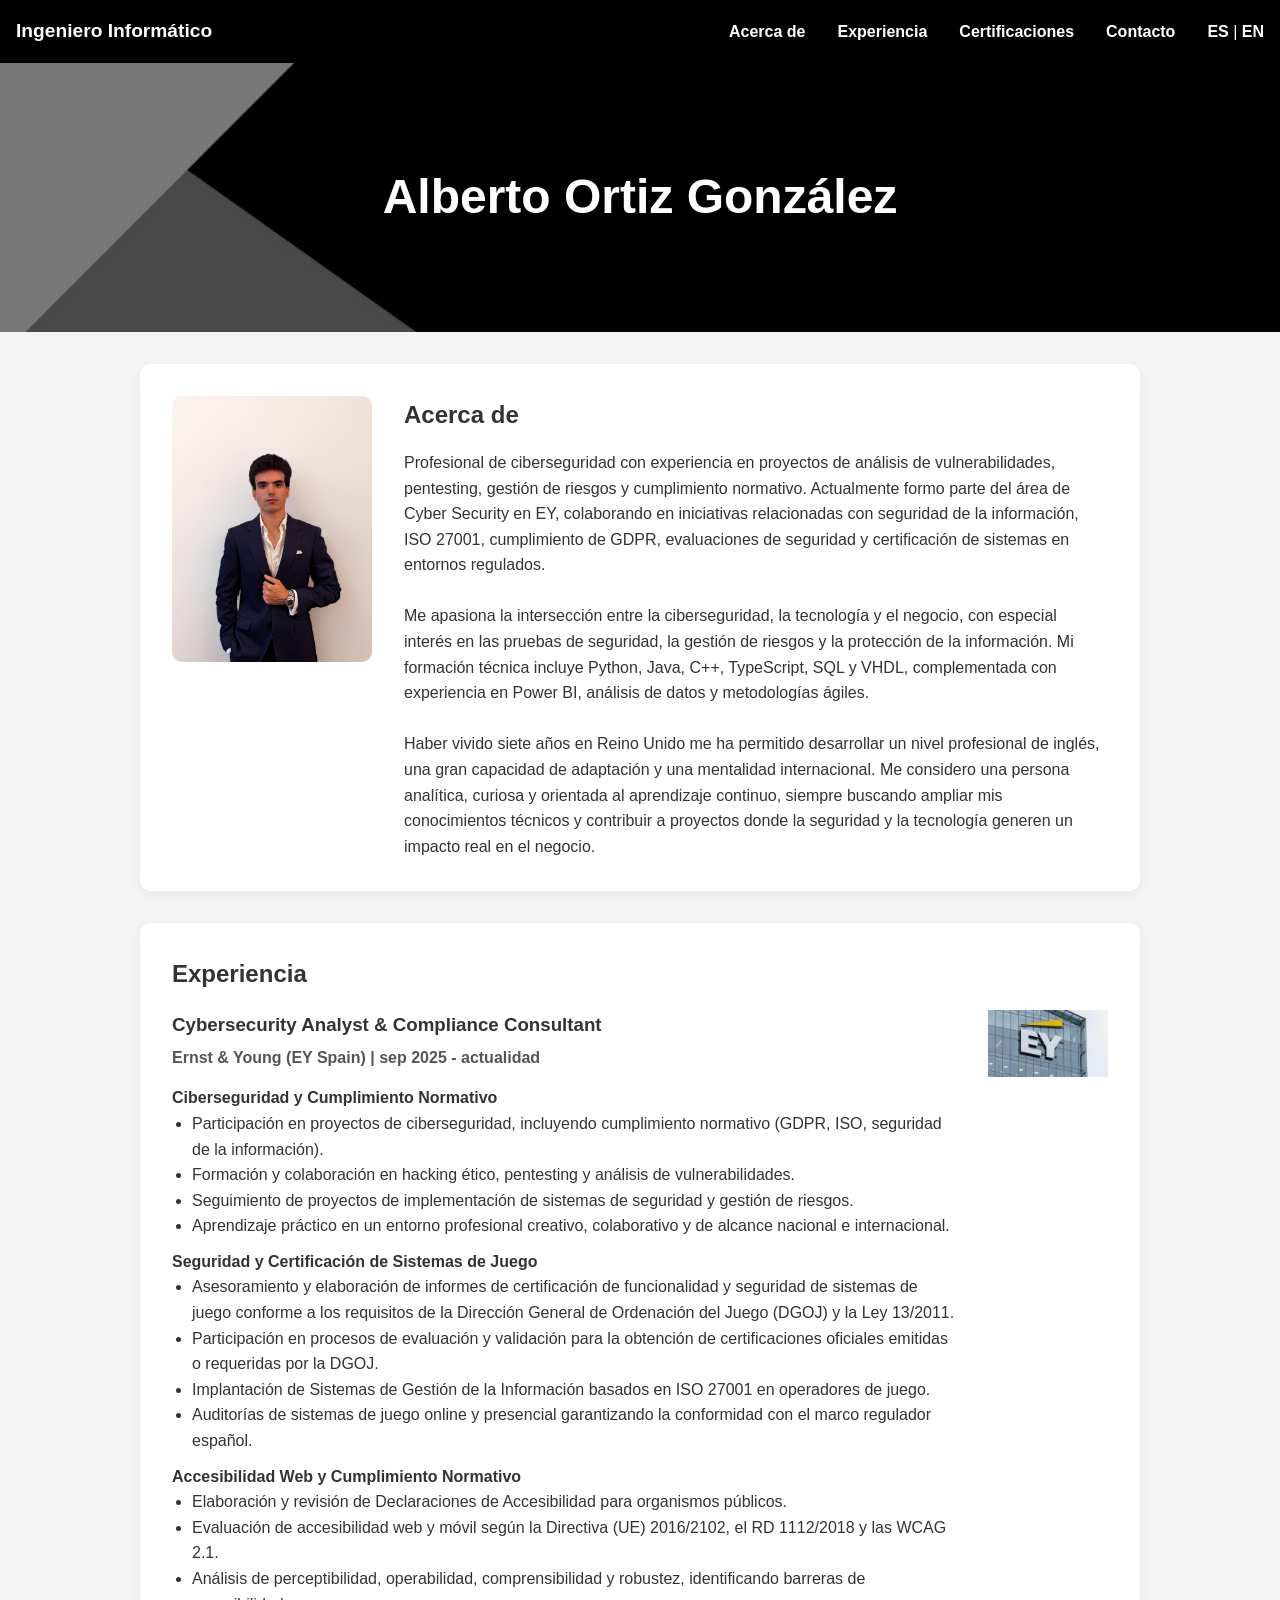
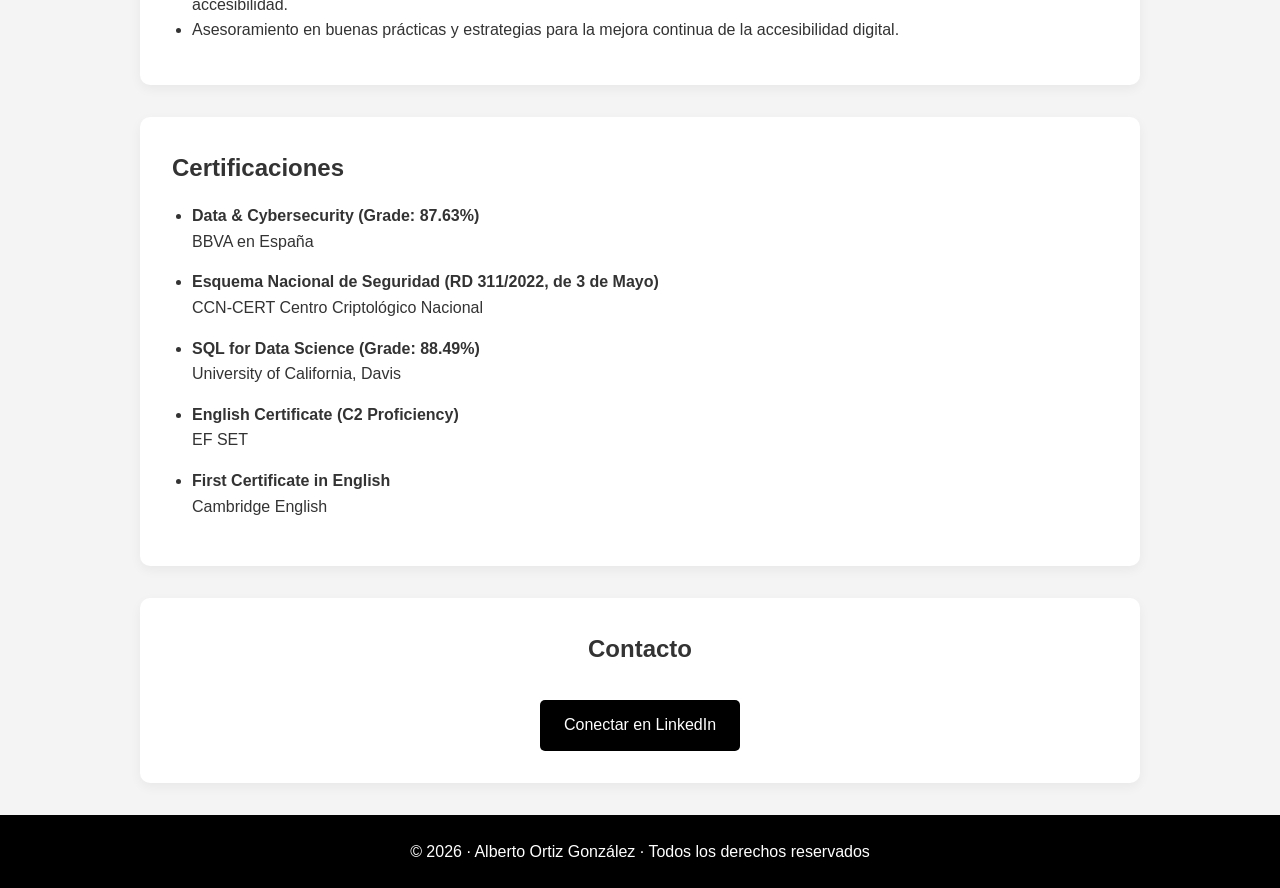
<file: index.html>
<!DOCTYPE html>
<html lang="es">
<head>

<meta charset="UTF-8">
<meta name="viewport" content="width=device-width, initial-scale=1.0">

<title>Alberto Ortiz González</title>

<link rel="icon" type="image/png" href="img/favicon.png">

<meta name="description" content="Currículum profesional de Alberto Ortiz González, Ingeniero Informático especializado en Ciberseguridad, cumplimiento normativo, accesibilidad web y pentesting.">
<meta name="author" content="Alberto Ortiz González">

<style>

/* RESET */

*{
margin:0;
padding:0;
box-sizing:border-box;
font-family:Arial, sans-serif;
}

body{
background:#f4f4f4;
color:#333;
line-height:1.6;
}

/* HEADER */

header{
background:#000;
color:#fff;
display:flex;
justify-content:space-between;
align-items:center;
padding:1rem;
position:sticky;
top:0;
z-index:1000;
}

.title{
font-weight:bold;
font-size:1.2rem;
}

.nav-links{
display:flex;
gap:2rem;
align-items:center;
}

.nav-links a{
color:white;
font-weight:bold;
text-decoration:none;
}

.nav-links a:hover{
text-decoration:underline;
}

/* MENU MOBILE */

.menu-toggle{
display:none;
flex-direction:column;
cursor:pointer;
gap:5px;
}

.menu-toggle span{
width:25px;
height:3px;
background:white;
}

/* HERO */

.hero-banner{
background:url('img/banner.jpeg') center/cover no-repeat;
padding:6rem 1rem;
text-align:center;
color:white;
position:relative;
}

.hero-banner::after{
content:"";
position:absolute;
inset:0;
background:rgba(0,0,0,0.45);
}

.hero-banner h1{
position:relative;
z-index:2;
font-size:3rem;
}

/* SECTIONS */

section{
background:white;
max-width:1000px;
margin:2rem auto;
padding:2rem;
border-radius:10px;
box-shadow:0 4px 12px rgba(0,0,0,0.05);
}

h2{
margin-bottom:1rem;
}

/* ABOUT */

.about-block{
display:flex;
gap:2rem;
align-items:flex-start;
flex-wrap:wrap;
}

.about-img{
flex:0 0 200px;
}

.about-img img{
width:200px;
border-radius:10px;
}

.about-text{
flex:1;
}

/* EXPERIENCE */

.experience-block{
display:flex;
gap:2rem;
flex-wrap:wrap;
}

.experience-text{
flex:1;
}

.experience-img{
display:flex;
align-items:flex-start;
}

.experience-img img{
width:120px;
}

.experience-block h3{
margin-bottom:5px;
}

.experience-company{
font-weight:bold;
color:#555;
margin-bottom:15px;
}

.experience-block ul{
margin-left:20px;
margin-bottom:10px;
}

/* CERTIFICATIONS */

.certifications ul{
margin-left:20px;
}

.certifications li{
margin-bottom:15px;
}

/* CONTACT */

.contact{
text-align:center;
}

.contact a{
background:black;
color:white;
padding:0.8rem 1.5rem;
display:inline-block;
border-radius:5px;
margin-top:15px;
text-decoration:none;
}

.contact a:hover{
opacity:0.85;
}

/* FOOTER */

footer{
background:black;
color:white;
text-align:center;
padding:1.5rem;
margin-top:2rem;
}

/* MOBILE */

@media(max-width:800px){

.menu-toggle{
display:flex;
}

.nav-links{
position:absolute;
top:100%;
left:0;
width:100%;
background:black;
flex-direction:column;
text-align:center;
padding:1rem;
display:none;
}

.nav-links.show{
display:flex;
}

.nav-links a{
width:100%;
padding:1rem 0;
}

.about-block{
flex-direction:column;
align-items:center;
text-align:center;
}

.about-img img{
width:160px;
}

.experience-block{
flex-direction:column;
}

.experience-img{
justify-content:center;
margin-top:15px;
}

}

</style>
</head>

<body>

<header>

<div class="title">Ingeniero Informático</div>

<div class="menu-toggle" onclick="toggleMenu()">
<span></span>
<span></span>
<span></span>
</div>

<nav class="nav-links">

<a href="#about">Acerca de</a>
<a href="#experience">Experiencia</a>
<a href="#certifications">Certificaciones</a>
<a href="#contact">Contacto</a>

<div>
<a href="index.html">ES</a> |
<a href="indexEN.html">EN</a>
</div>

</nav>

</header>


<div class="hero-banner">
<h1>Alberto Ortiz González</h1>
</div>


<section id="about">

<div class="about-block">

<div class="about-img">
<img src="img/mi-foto.jpg" alt="Foto Alberto Ortiz">
</div>

<div class="about-text">

<h2>Acerca de</h2>

<p>
Profesional de ciberseguridad con experiencia en proyectos de análisis de vulnerabilidades, pentesting, gestión de riesgos y cumplimiento normativo. Actualmente formo parte del área de Cyber Security en EY, colaborando en iniciativas relacionadas con seguridad de la información, ISO 27001, cumplimiento de GDPR, evaluaciones de seguridad y certificación de sistemas en entornos regulados.
</p>

<br>

<p>
Me apasiona la intersección entre la ciberseguridad, la tecnología y el negocio, con especial interés en las pruebas de seguridad, la gestión de riesgos y la protección de la información. Mi formación técnica incluye Python, Java, C++, TypeScript, SQL y VHDL, complementada con experiencia en Power BI, análisis de datos y metodologías ágiles.
</p>

<br>

<p>
Haber vivido siete años en Reino Unido me ha permitido desarrollar un nivel profesional de inglés, una gran capacidad de adaptación y una mentalidad internacional. Me considero una persona analítica, curiosa y orientada al aprendizaje continuo, siempre buscando ampliar mis conocimientos técnicos y contribuir a proyectos donde la seguridad y la tecnología generen un impacto real en el negocio.
</p>

</div>
</div>

</section>


<section id="experience">

<h2>Experiencia</h2>

<div class="experience-block">

<div class="experience-text">

<h3>Cybersecurity Analyst & Compliance Consultant</h3>

<p class="experience-company">
Ernst & Young (EY Spain) | sep 2025 - actualidad
</p>

<h4>Ciberseguridad y Cumplimiento Normativo</h4>

<ul>
<li>Participación en proyectos de ciberseguridad, incluyendo cumplimiento normativo (GDPR, ISO, seguridad de la información).</li>
<li>Formación y colaboración en hacking ético, pentesting y análisis de vulnerabilidades.</li>
<li>Seguimiento de proyectos de implementación de sistemas de seguridad y gestión de riesgos.</li>
<li>Aprendizaje práctico en un entorno profesional creativo, colaborativo y de alcance nacional e internacional.</li>
</ul>

<h4>Seguridad y Certificación de Sistemas de Juego</h4>

<ul>
<li>Asesoramiento y elaboración de informes de certificación de funcionalidad y seguridad de sistemas de juego conforme a los requisitos de la Dirección General de Ordenación del Juego (DGOJ) y la Ley 13/2011.</li>
<li>Participación en procesos de evaluación y validación para la obtención de certificaciones oficiales emitidas o requeridas por la DGOJ.</li>
<li>Implantación de Sistemas de Gestión de la Información basados en ISO 27001 en operadores de juego.</li>
<li>Auditorías de sistemas de juego online y presencial garantizando la conformidad con el marco regulador español.</li>
</ul>

<h4>Accesibilidad Web y Cumplimiento Normativo</h4>

<ul>
<li>Elaboración y revisión de Declaraciones de Accesibilidad para organismos públicos.</li>
<li>Evaluación de accesibilidad web y móvil según la Directiva (UE) 2016/2102, el RD 1112/2018 y las WCAG 2.1.</li>
<li>Análisis de perceptibilidad, operabilidad, comprensibilidad y robustez, identificando barreras de accesibilidad.</li>
<li>Asesoramiento en buenas prácticas y estrategias para la mejora continua de la accesibilidad digital.</li>
</ul>

</div>

<div class="experience-img">
<img src="img/ey.jpg" alt="Logo EY">
</div>

</div>

</section>


<section id="certifications" class="certifications">

<h2>Certificaciones</h2>

<ul>

<li>
<strong>Data & Cybersecurity (Grade: 87.63%)</strong><br>
BBVA en España
</li>

<li>
<strong>Esquema Nacional de Seguridad (RD 311/2022, de 3 de Mayo)</strong><br>
CCN-CERT Centro Criptológico Nacional
</li>

<li>
<strong>SQL for Data Science (Grade: 88.49%)</strong><br>
University of California, Davis
</li>

<li>
<strong>English Certificate (C2 Proficiency)</strong><br>
EF SET
</li>

<li>
<strong>First Certificate in English</strong><br>
Cambridge English
</li>

</ul>

</section>


<section id="contact" class="contact">

<h2>Contacto</h2>

<a href="https://www.linkedin.com/in/alberto-ortiz-gonzalez" target="_blank">
Conectar en LinkedIn
</a>

</section>


<footer>

© 2026 · Alberto Ortiz González · Todos los derechos reservados

</footer>


<script>

function toggleMenu(){
document.querySelector('.nav-links').classList.toggle('show');
}

const navLinks = document.querySelectorAll('.nav-links a');

navLinks.forEach(link => {
link.addEventListener('click', () => {
document.querySelector('.nav-links').classList.remove('show');
});
});

</script>

</body>
</html>
</file>
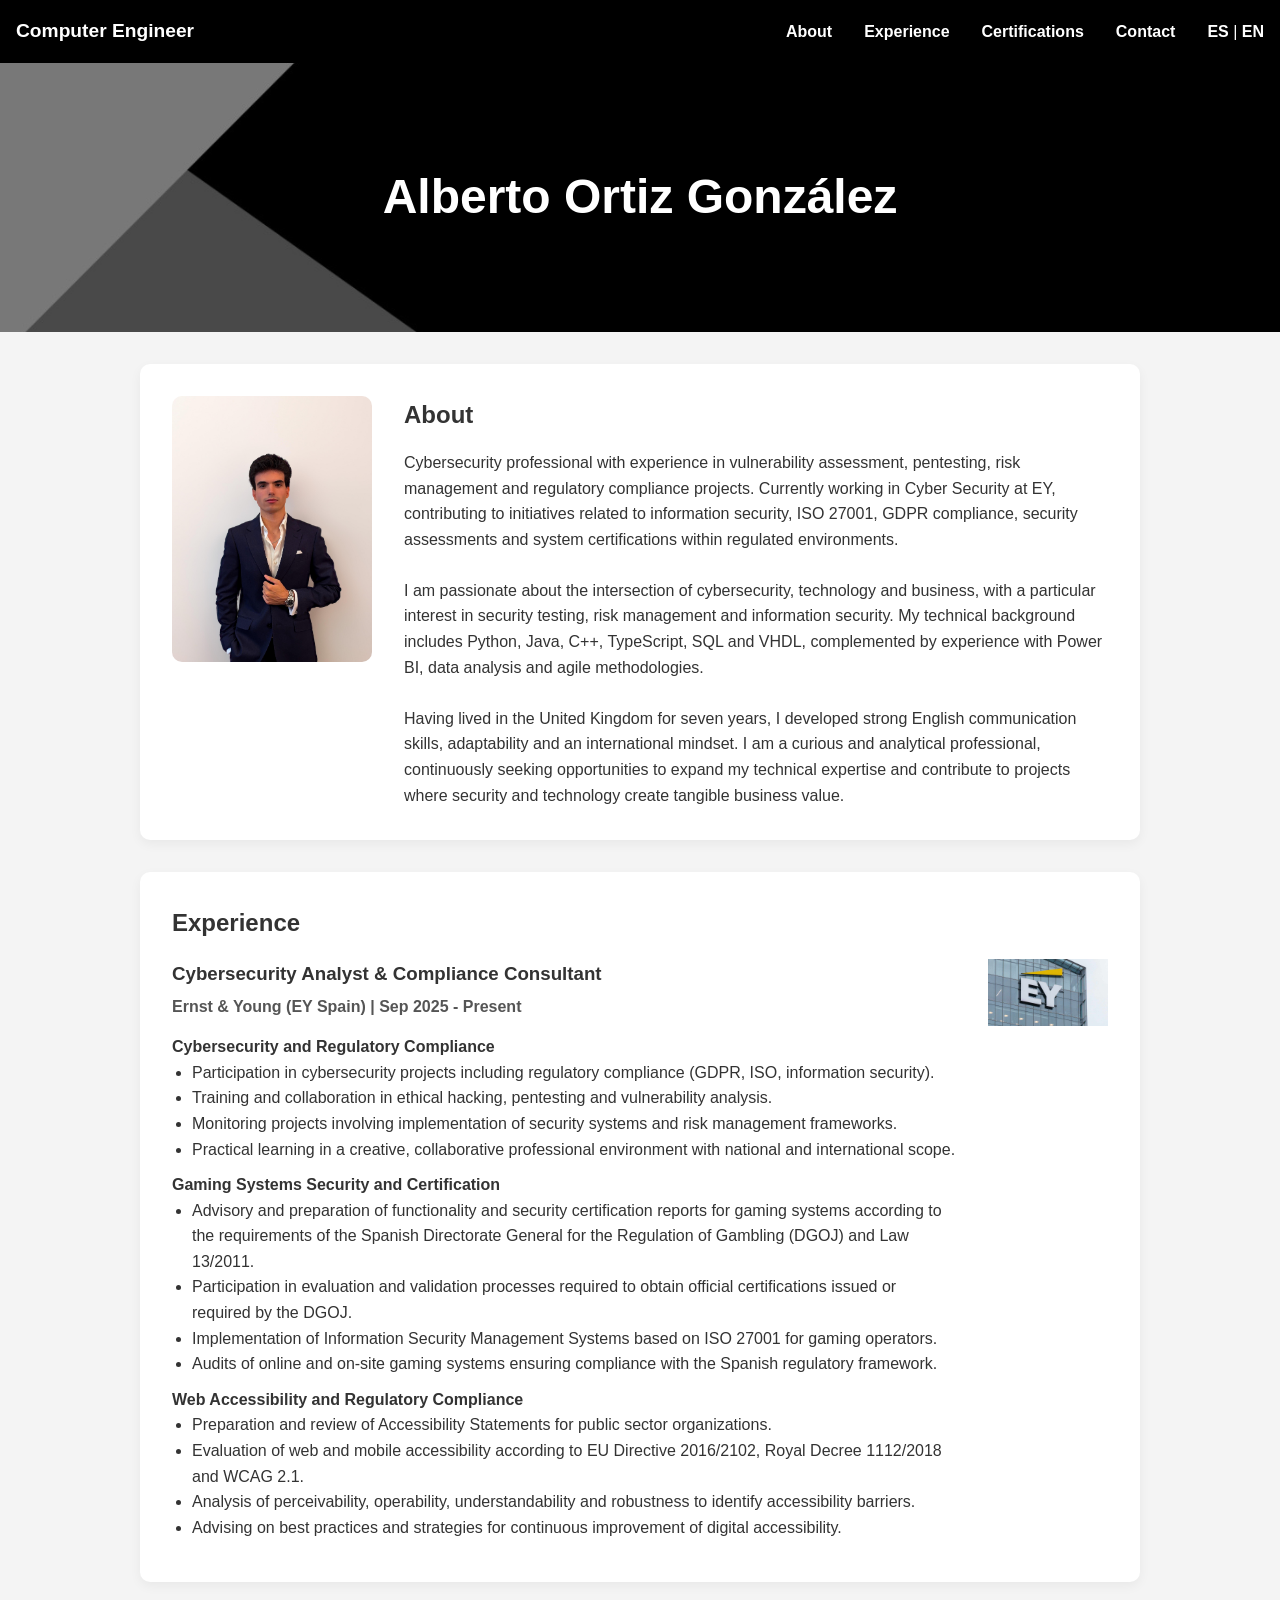
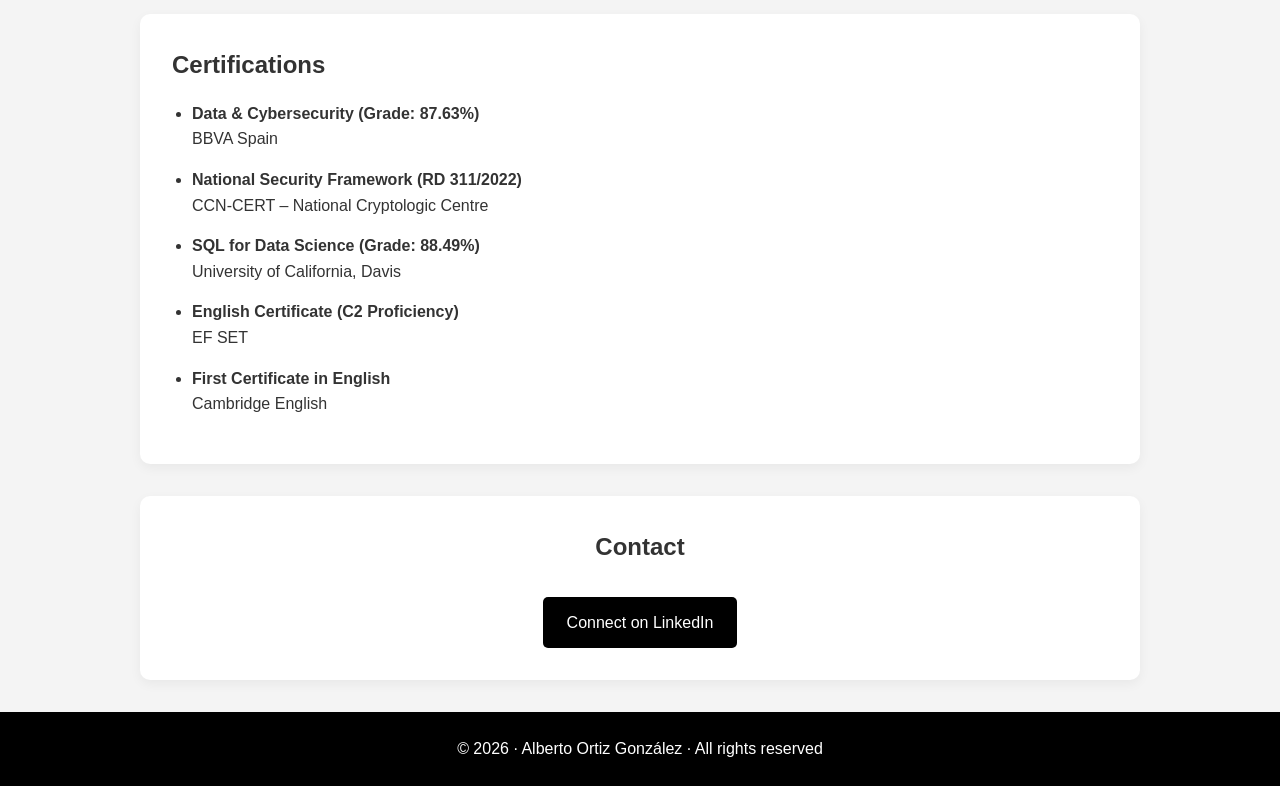
<file: indexEN.html>
<!DOCTYPE html>
<html lang="en">
<head>

<meta charset="UTF-8">
<meta name="viewport" content="width=device-width, initial-scale=1.0">

<title>Alberto Ortiz González</title>

<link rel="icon" type="image/png" href="img/favicon.png">

<meta name="description" content="Professional CV of Alberto Ortiz González, Computer Engineering student specialized in cybersecurity, compliance, web accessibility and pentesting.">
<meta name="author" content="Alberto Ortiz González">

<style>

/* RESET */

*{
margin:0;
padding:0;
box-sizing:border-box;
font-family:Arial, sans-serif;
}

body{
background:#f4f4f4;
color:#333;
line-height:1.6;
}

/* HEADER */

header{
background:#000;
color:#fff;
display:flex;
justify-content:space-between;
align-items:center;
padding:1rem;
position:sticky;
top:0;
z-index:1000;
}

.title{
font-weight:bold;
font-size:1.2rem;
}

.nav-links{
display:flex;
gap:2rem;
align-items:center;
}

.nav-links a{
color:white;
font-weight:bold;
text-decoration:none;
}

.nav-links a:hover{
text-decoration:underline;
}

/* MENU MOBILE */

.menu-toggle{
display:none;
flex-direction:column;
cursor:pointer;
gap:5px;
}

.menu-toggle span{
width:25px;
height:3px;
background:white;
}

/* HERO */

.hero-banner{
background:url('img/banner.jpeg') center/cover no-repeat;
padding:6rem 1rem;
text-align:center;
color:white;
position:relative;
}

.hero-banner::after{
content:"";
position:absolute;
inset:0;
background:rgba(0,0,0,0.45);
}

.hero-banner h1{
position:relative;
z-index:2;
font-size:3rem;
}

/* SECTIONS */

section{
background:white;
max-width:1000px;
margin:2rem auto;
padding:2rem;
border-radius:10px;
box-shadow:0 4px 12px rgba(0,0,0,0.05);
}

h2{
margin-bottom:1rem;
}

/* ABOUT */

.about-block{
display:flex;
gap:2rem;
align-items:flex-start;
flex-wrap:wrap;
}

.about-img{
flex:0 0 200px;
}

.about-img img{
width:200px;
border-radius:10px;
}

.about-text{
flex:1;
}

/* EXPERIENCE */

.experience-block{
display:flex;
gap:2rem;
flex-wrap:wrap;
}

.experience-text{
flex:1;
}

.experience-img{
display:flex;
align-items:flex-start;
}

.experience-img img{
width:120px;
}

.experience-block h3{
margin-bottom:5px;
}

.experience-company{
font-weight:bold;
color:#555;
margin-bottom:15px;
}

.experience-block ul{
margin-left:20px;
margin-bottom:10px;
}

/* CERTIFICATIONS */

.certifications ul{
margin-left:20px;
}

.certifications li{
margin-bottom:15px;
}

/* CONTACT */

.contact{
text-align:center;
}

.contact a{
background:black;
color:white;
padding:0.8rem 1.5rem;
display:inline-block;
border-radius:5px;
margin-top:15px;
text-decoration:none;
}

.contact a:hover{
opacity:0.85;
}

/* FOOTER */

footer{
background:black;
color:white;
text-align:center;
padding:1.5rem;
margin-top:2rem;
}

/* MOBILE */

@media(max-width:800px){

.menu-toggle{
display:flex;
}

.nav-links{
position:absolute;
top:100%;
left:0;
width:100%;
background:black;
flex-direction:column;
text-align:center;
padding:1rem;
display:none;
}

.nav-links.show{
display:flex;
}

.nav-links a{
width:100%;
padding:1rem 0;
}

.about-block{
flex-direction:column;
align-items:center;
text-align:center;
}

.about-img img{
width:160px;
}

.experience-block{
flex-direction:column;
}

.experience-img{
justify-content:center;
margin-top:15px;
}

}

</style>
</head>

<body>

<header>

<div class="title">Computer Engineer</div>

<div class="menu-toggle" onclick="toggleMenu()">
<span></span>
<span></span>
<span></span>
</div>

<nav class="nav-links">

<a href="#about">About</a>
<a href="#experience">Experience</a>
<a href="#certifications">Certifications</a>
<a href="#contact">Contact</a>

<div>
<a href="index.html">ES</a> |
<a href="indexEN.html">EN</a>
</div>

</nav>

</header>


<div class="hero-banner">
<h1>Alberto Ortiz González</h1>
</div>


<section id="about">

<div class="about-block">

<div class="about-img">
<img src="img/mi-foto.jpg" alt="Photo Alberto Ortiz">
</div>

<div class="about-text">

<h2>About</h2>

<p>
Cybersecurity professional with experience in vulnerability assessment, pentesting, risk management and regulatory compliance projects. Currently working in Cyber Security at EY, contributing to initiatives related to information security, ISO 27001, GDPR compliance, security assessments and system certifications within regulated environments.
</p>

<br>

<p>
I am passionate about the intersection of cybersecurity, technology and business, with a particular interest in security testing, risk management and information security. My technical background includes Python, Java, C++, TypeScript, SQL and VHDL, complemented by experience with Power BI, data analysis and agile methodologies.
</p>

<br>

<p>
Having lived in the United Kingdom for seven years, I developed strong English communication skills, adaptability and an international mindset. I am a curious and analytical professional, continuously seeking opportunities to expand my technical expertise and contribute to projects where security and technology create tangible business value.
</p>

</div>
</div>

</section>


<section id="experience">

<h2>Experience</h2>

<div class="experience-block">

<div class="experience-text">

<h3>Cybersecurity Analyst & Compliance Consultant</h3>

<p class="experience-company">
Ernst & Young (EY Spain) | Sep 2025 - Present
</p>

<h4>Cybersecurity and Regulatory Compliance</h4>

<ul>
<li>Participation in cybersecurity projects including regulatory compliance (GDPR, ISO, information security).</li>
<li>Training and collaboration in ethical hacking, pentesting and vulnerability analysis.</li>
<li>Monitoring projects involving implementation of security systems and risk management frameworks.</li>
<li>Practical learning in a creative, collaborative professional environment with national and international scope.</li>
</ul>

<h4>Gaming Systems Security and Certification</h4>

<ul>
<li>Advisory and preparation of functionality and security certification reports for gaming systems according to the requirements of the Spanish Directorate General for the Regulation of Gambling (DGOJ) and Law 13/2011.</li>
<li>Participation in evaluation and validation processes required to obtain official certifications issued or required by the DGOJ.</li>
<li>Implementation of Information Security Management Systems based on ISO 27001 for gaming operators.</li>
<li>Audits of online and on-site gaming systems ensuring compliance with the Spanish regulatory framework.</li>
</ul>

<h4>Web Accessibility and Regulatory Compliance</h4>

<ul>
<li>Preparation and review of Accessibility Statements for public sector organizations.</li>
<li>Evaluation of web and mobile accessibility according to EU Directive 2016/2102, Royal Decree 1112/2018 and WCAG 2.1.</li>
<li>Analysis of perceivability, operability, understandability and robustness to identify accessibility barriers.</li>
<li>Advising on best practices and strategies for continuous improvement of digital accessibility.</li>
</ul>

</div>

<div class="experience-img">
<img src="img/ey.jpg" alt="EY Logo">
</div>

</div>

</section>


<section id="certifications" class="certifications">

<h2>Certifications</h2>

<ul>

<li>
<strong>Data & Cybersecurity (Grade: 87.63%)</strong><br>
BBVA Spain
</li>

<li>
<strong>National Security Framework (RD 311/2022)</strong><br>
CCN-CERT – National Cryptologic Centre
</li>

<li>
<strong>SQL for Data Science (Grade: 88.49%)</strong><br>
University of California, Davis
</li>

<li>
<strong>English Certificate (C2 Proficiency)</strong><br>
EF SET
</li>

<li>
<strong>First Certificate in English</strong><br>
Cambridge English
</li>

</ul>

</section>


<section id="contact" class="contact">

<h2>Contact</h2>

<a href="https://www.linkedin.com/in/alberto-ortiz-gonzalez" target="_blank">
Connect on LinkedIn
</a>

</section>


<footer>

© 2026 · Alberto Ortiz González · All rights reserved

</footer>


<script>

function toggleMenu(){
document.querySelector('.nav-links').classList.toggle('show');
}

const navLinks = document.querySelectorAll('.nav-links a');

navLinks.forEach(link => {
link.addEventListener('click', () => {
document.querySelector('.nav-links').classList.remove('show');
});
});

</script>

</body>
</html>
</file>
